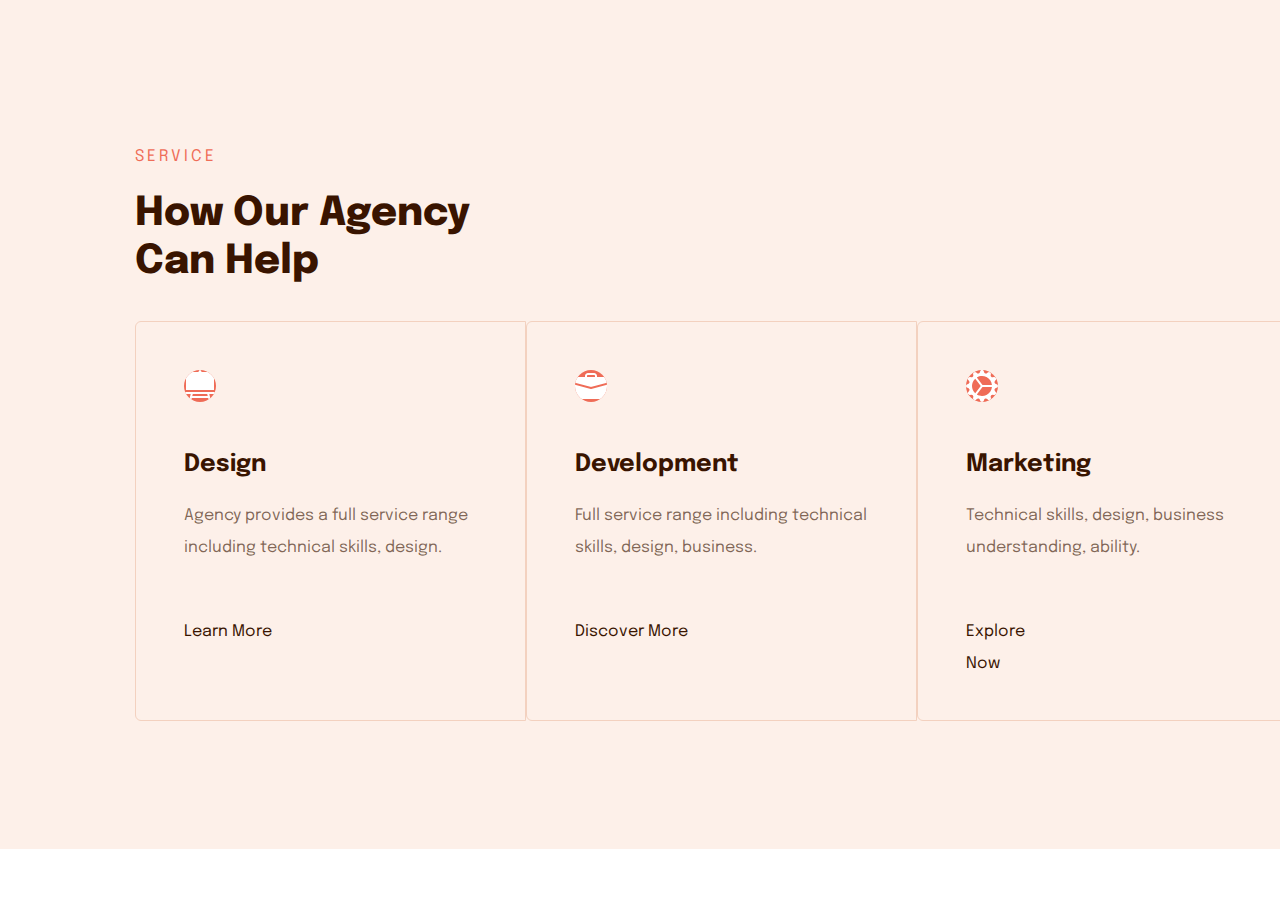
<file: index.html>
<!DOCTYPE html>
<html lang="en">
<head>
    <meta charset="UTF-8">
    <meta name="viewport" content="width=device-width, initial-scale=1.0">
    <title>Document</title>
    <link rel="stylesheet" href="index.css">
</head>
<body>
    <div class="container"><h1>Service
    </h1>
    <h2>How Our Agency Can Help
    </h2>

    <ul class=>
  <li >
    <img src="./img/Combined.svg" alt="">
    <h3>Design</h3>
    <h4>Agency provides a full service range including technical skills, design.
    </h4>
    <h5>Learn More
    </h5>
   </li>

   <li >
    <img src="./img/Combined Shape (1).svg" alt="">
    <h3>Development
    </h3>
    <h4>Full service range including technical skills, design, business.
</h4>
    <h5>Discover More

    </h5>
   </li>


   <li >
    <img src="./img/Shape.svg" alt="">
    <h3>Marketing

    </h3>
    <h4>Technical skills, design, business understanding, ability.
</h4>
    <h5>Explore Now


    </h5>
   </li>


 


</ul>


</div>
    
    
</body>
</html>
</file>
<file: index.css>
@import url("https://fonts.googleapis.com/css2?family=Epilogue:wght@400;700;800;900&display=swap");
* {
  margin: 0;
  padding: 0;
  box-sizing: border-box;
}

.container {
  background: #fdf0e9;
  padding: 141px 134px 128px 135px;
}

.container h1 {
  margin-bottom: 17px;
  color: var(--text-dark-accent, #ef6d58);
  font-feature-settings: "clig" off, "liga" off;
  font-family: Epilogue;
  font-size: 16px;
  font-style: normal;
  font-weight: 400;
  line-height: 32px;
  letter-spacing: 3px;
  text-transform: uppercase;
}

.container h2 {
  margin-bottom: 35px;
  width: 336px;
  color: var(--text-dark, #391400);
  font-feature-settings: "clig" off, "liga" off;
  font-family: Epilogue;
  font-size: 40px;
  font-style: normal;
  font-weight: 800;
  line-height: 48px;
}

.container ul {
  list-style-type: none;
  display: flex;
}

.container ul li {
  padding: 48px 262px 52px 48px;
  width: 391px;
  height: 400px;
  border-radius: 6px 0px 0px 6px;
  border: 1px solid #f3d1bf;
}

.container ul li img {
  width: 80px;
  height: 80px;
  border-radius: 50%;
  width: 32px;
  height: 32px;
  background-color: #ef6c57;
}

.container ul li h3 {
  margin-top: 43px;
  width: 83px;
  color: var(--text-dark, #391400);
  font-feature-settings: "clig" off, "liga" off;

  font-family: Epilogue;
  font-size: 24px;
  font-style: normal;
  font-weight: 700;
  line-height: 32px;
}

.container ul li h4 {
  margin-top: 19px;
  width: 294px;
  color: var(--text-dark-gray, rgba(57, 20, 0, 0.64));
  font-feature-settings: "clig" off, "liga" off;
  font-family: Epilogue;
  font-size: 16px;
  font-style: normal;
  font-weight: 400;
  line-height: 32px;
}

.container ul li h5 {
  margin-top: 52px;
  width: 89px;
  color: var(--text-dark, #391400);
  font-feature-settings: "clig" off, "liga" off;

  font-family: Epilogue;
  font-size: 16px;
  font-style: normal;
  font-weight: 400;
  line-height: 32px;
}

.container ul li:nth-child(2) h5{
    width: 113px;
}


.container ul li:nth-child(3) h5{
    width: 96px;
}
</file>
